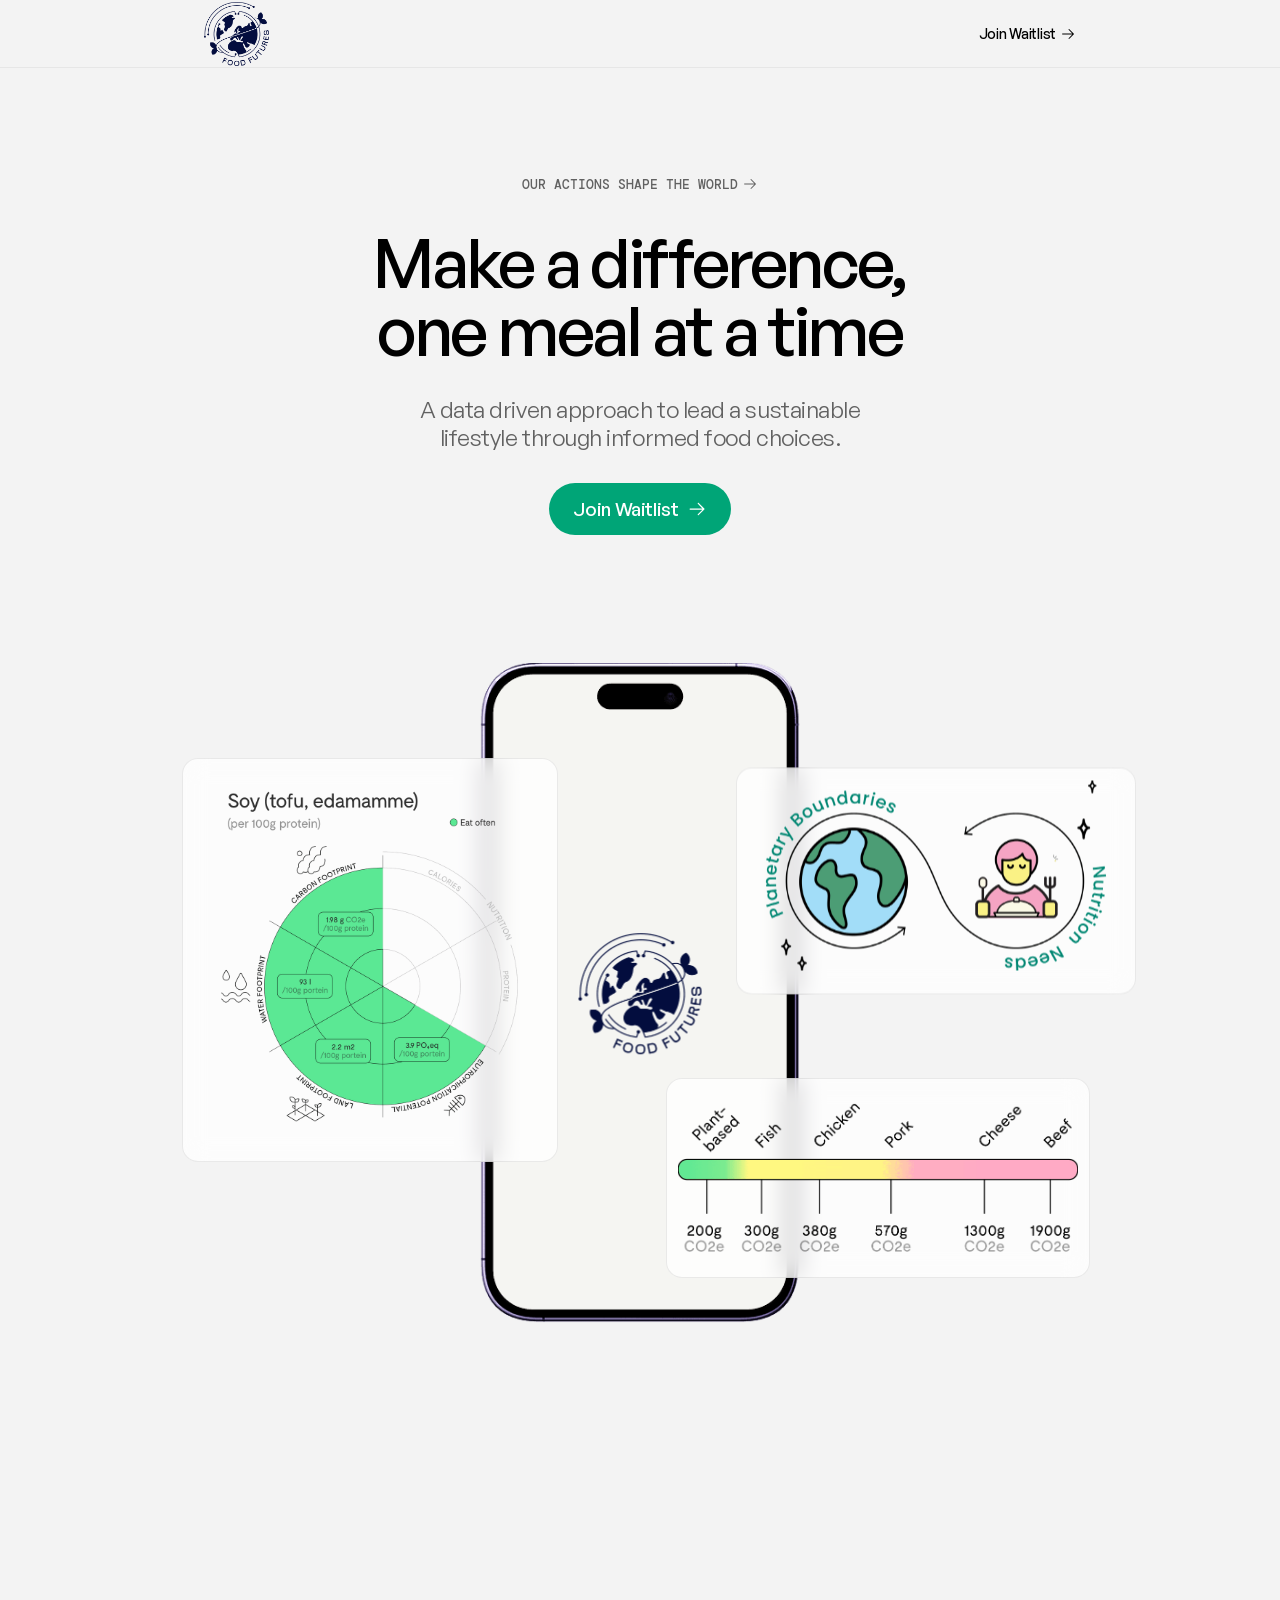
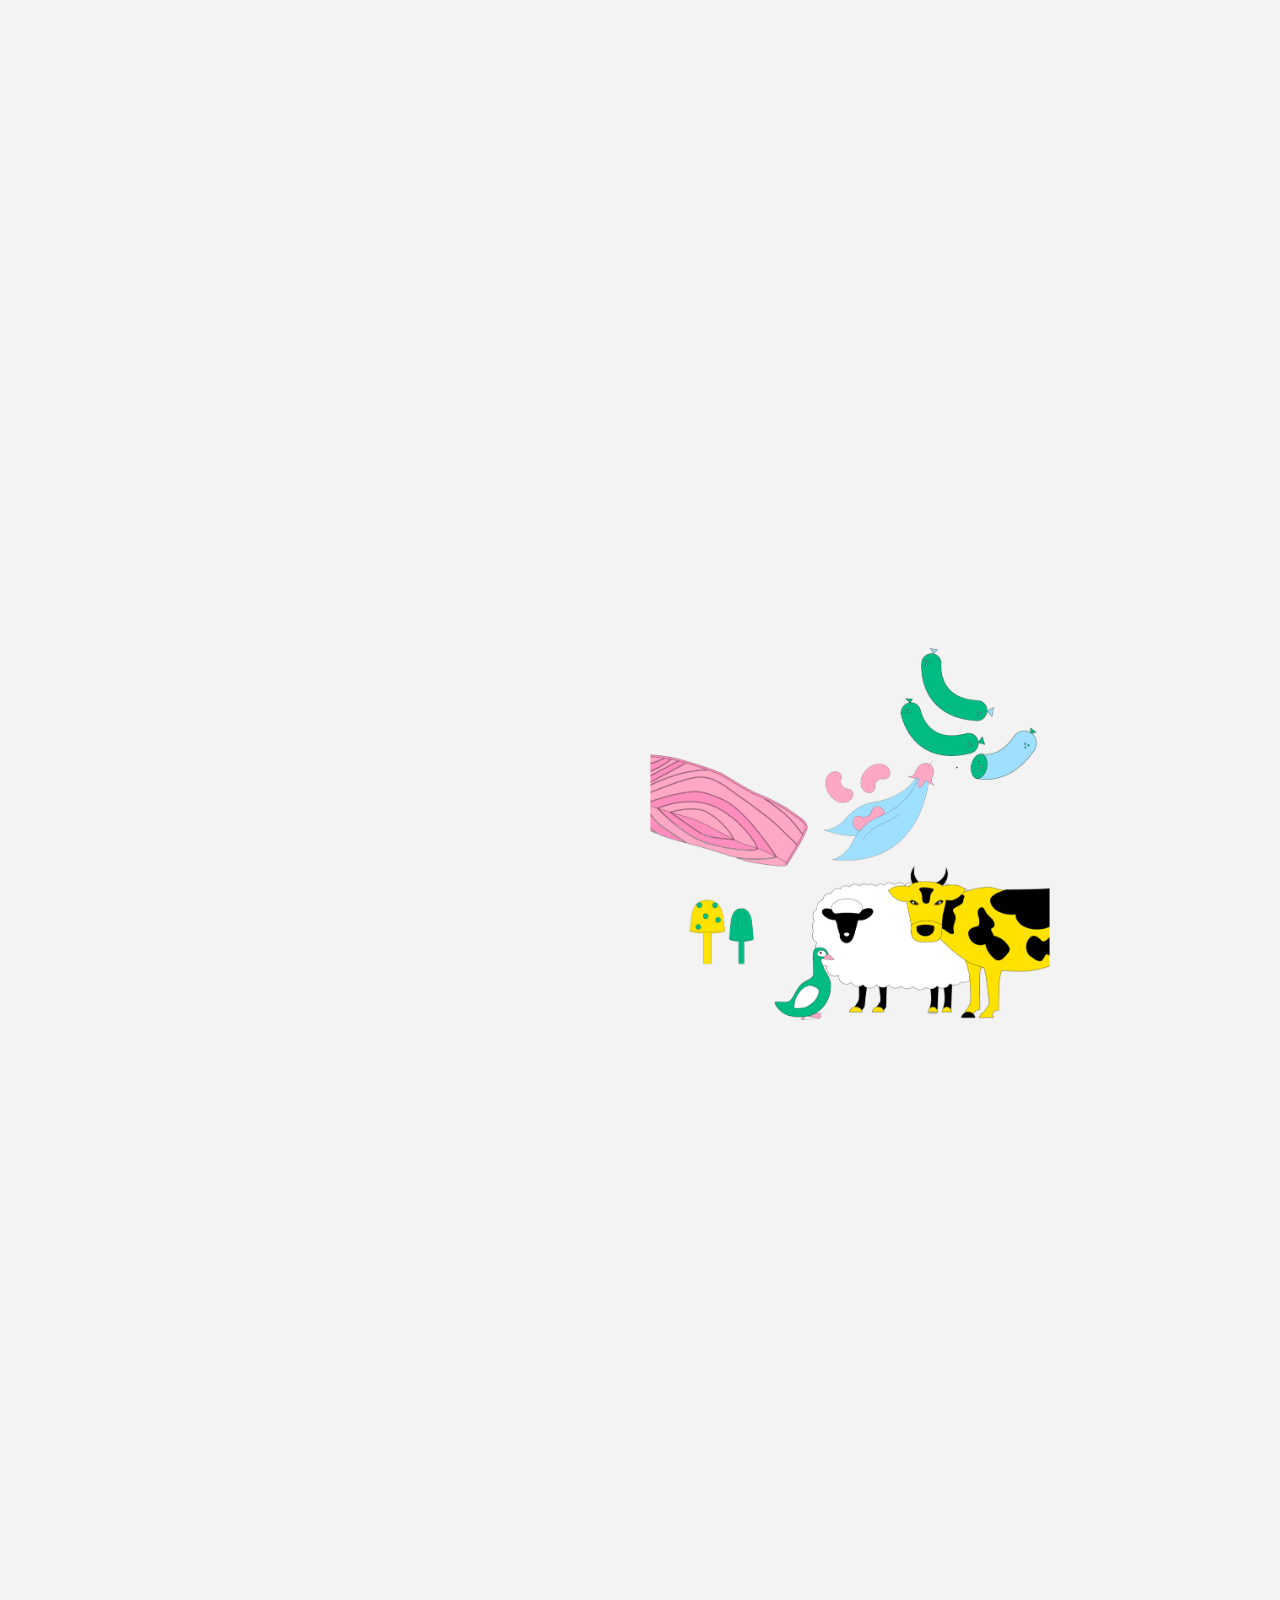
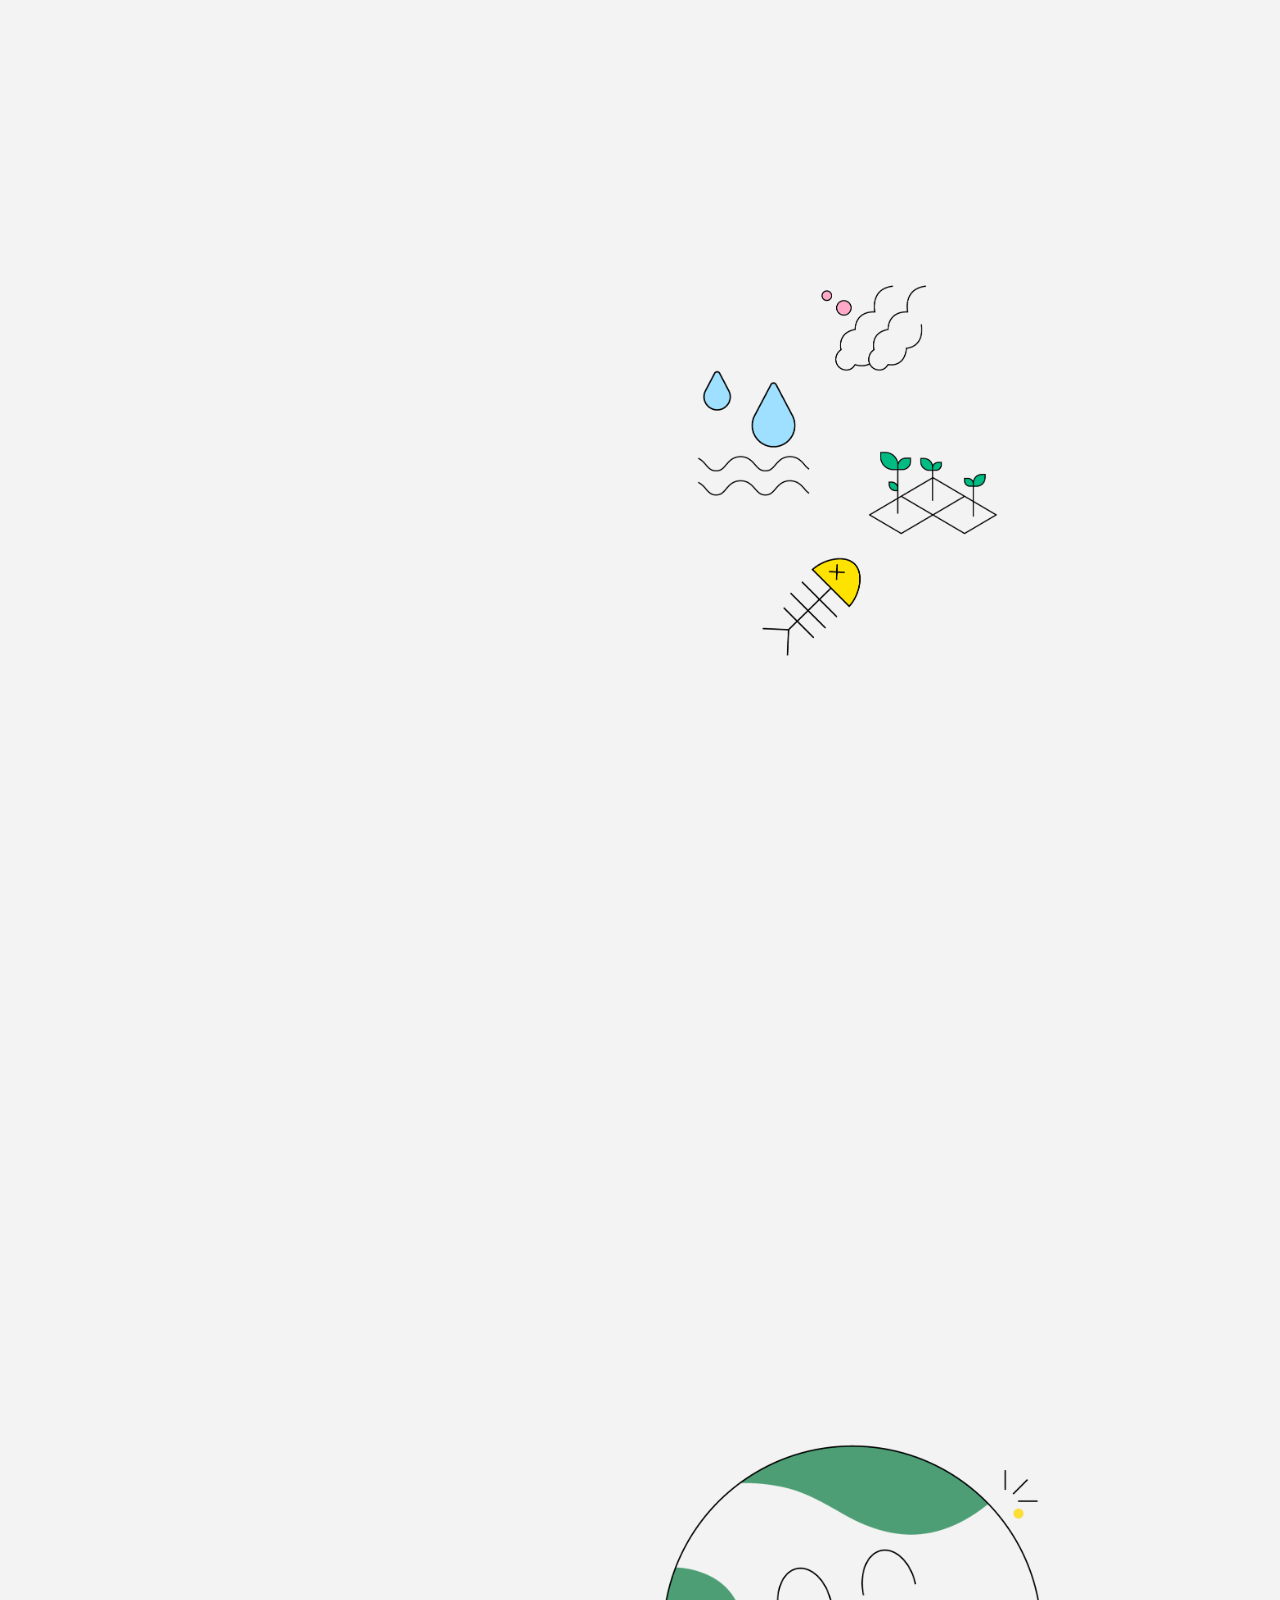
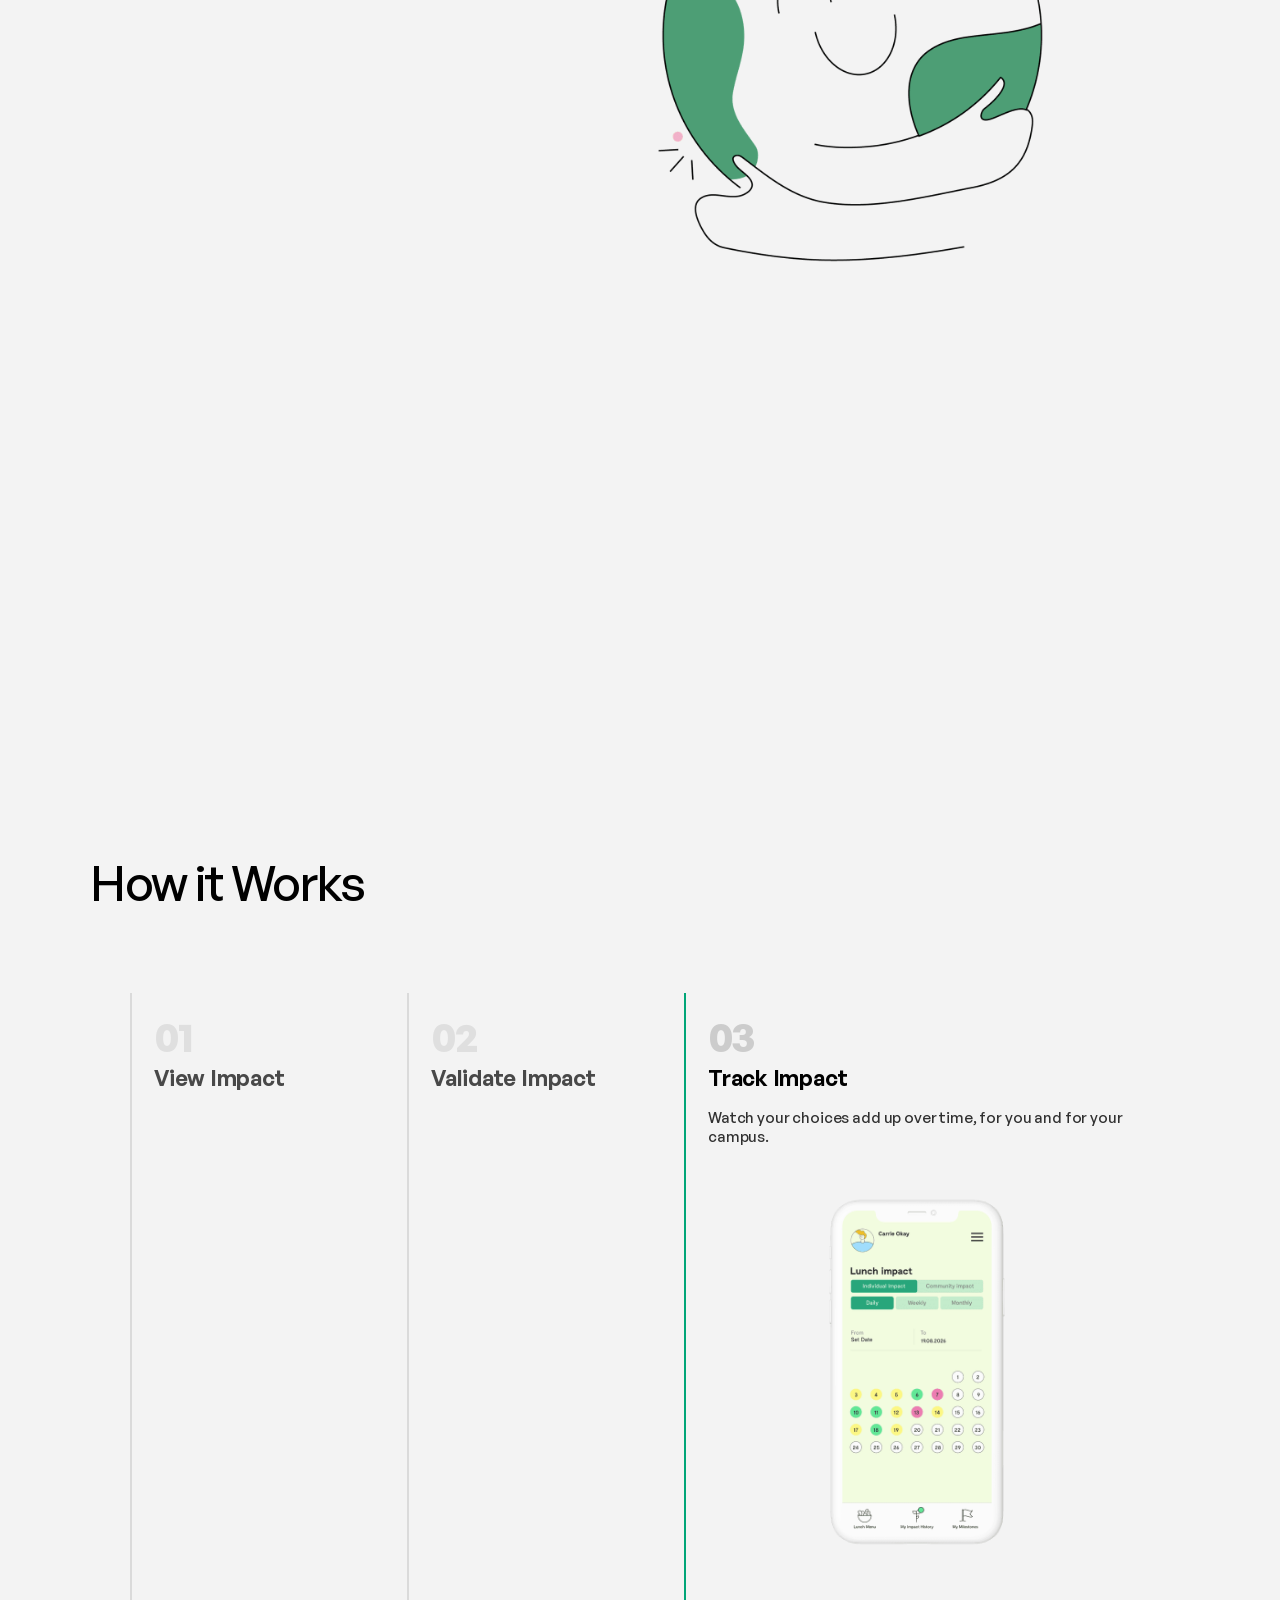
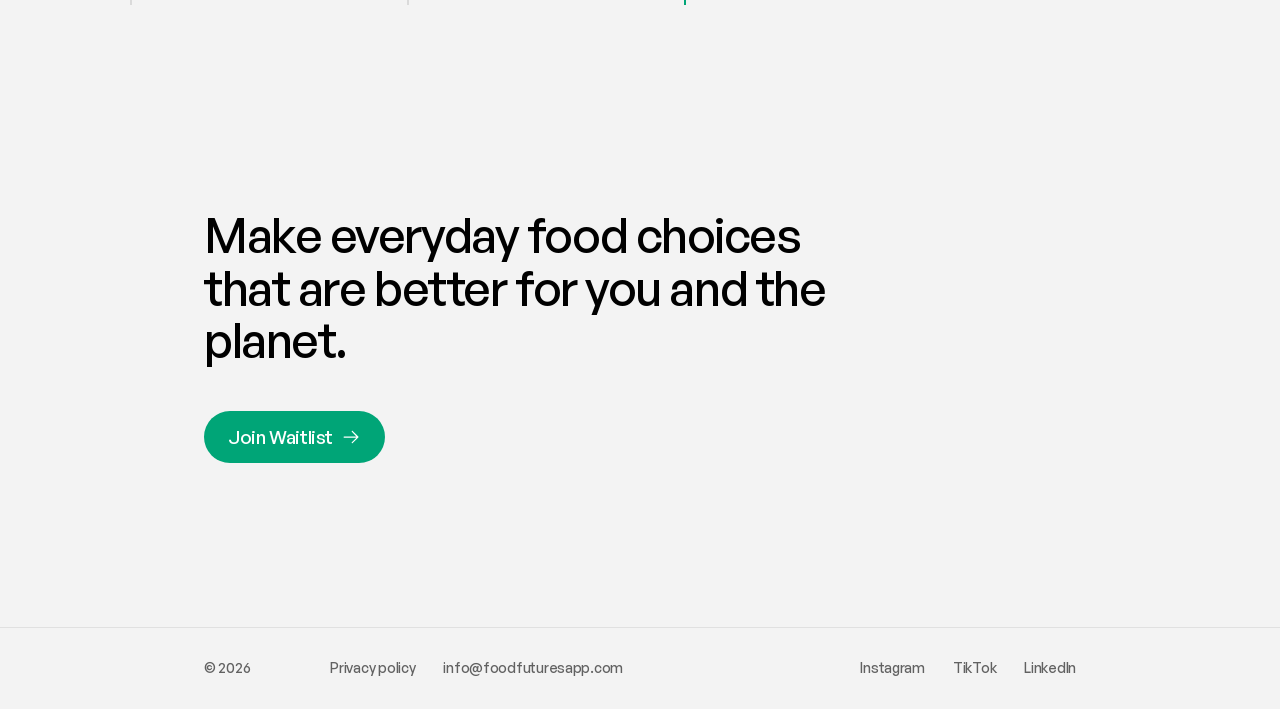
<file: website/index.html>
<!doctype html>
<html lang="en">
<head>
  <meta charset="utf-8">
  <meta name="viewport" content="width=device-width, initial-scale=1">
  <title>Food Futures</title>
  <meta name="description" content="Make everyday food choices that are better for you and the planet.">
  <link rel="canonical" href="https://www.foodfuturesapp.com/">
  <meta name="theme-color" content="#f3f3f3">
  <meta property="og:type" content="website">
  <meta property="og:title" content="Food Futures">
  <meta property="og:description" content="Make everyday food choices that are better for you and the planet.">
  <meta property="og:url" content="https://www.foodfuturesapp.com/">
  <meta property="og:image" content="https://www.foodfuturesapp.com/assets/img/logo.png">
  <meta name="twitter:card" content="summary">
  <link rel="icon" href="assets/img/logo.png">
  <link rel="preload" href="assets/fonts/general-sans-500.woff2" as="font" type="font/woff2" crossorigin>
  <link rel="preload" href="assets/fonts/general-sans-400.woff2" as="font" type="font/woff2" crossorigin>
  <link rel="stylesheet" href="styles.css">
  <script>document.documentElement.classList.add('js')</script>
  <script src="script.js" defer></script>
</head>
<body>
  <svg hidden>
    <!-- Framer's "Arrow Right" icon, same path and viewBox -->
    <symbol id="arrow" viewBox="0 0 24 24">
      <path transform="translate(3 4.5)" fill="currentColor" d="M17.781 8.031l-6.75 6.75c-.293.293-.769.293-1.062 0-.293-.293-.293-.768 0-1.061l5.471-5.47H.75C.336 8.25 0 7.915 0 7.5c0-.414.336-.75.75-.75h14.69L9.969 1.281c-.293-.293-.293-.768 0-1.061.293-.293.769-.293 1.062 0l6.75 6.75c.14.14.22.331.22.53 0 .199-.08.39-.22.531z"/>
    </symbol>
  </svg>

  <header class="site-header">
    <div class="site-header__bar">
      <div class="site-header__side">
        <a class="site-header__logo" href="#top" aria-label="Food Futures home">
          <img src="assets/img/logo.png" alt="" width="65" height="64">
        </a>
      </div>
      <div class="site-header__side site-header__side--end">
        <a class="text-button" href="https://forms.gle/pmGonK4UhYX1k7f49">
          Join Waitlist <svg class="arrow" aria-hidden="true"><use href="#arrow"/></svg>
        </a>
      </div>
    </div>
  </header>

  <main>
    <section class="hero" id="top">
      <div class="hero__content">
        <a class="announce" href="#story">Our actions shape the world <svg class="arrow" aria-hidden="true"><use href="#arrow"/></svg></a>
        <h1 class="display">Make a difference,<br>one meal at a time</h1>
        <p class="lead">A data driven approach to lead a sustainable lifestyle through informed food choices.</p>
        <a class="button" href="https://forms.gle/pmGonK4UhYX1k7f49">
          <span>Join Waitlist</span><svg class="arrow" aria-hidden="true"><use href="#arrow"/></svg>
        </a>
      </div>
    </section>

    <section class="intro" aria-label="App preview">
      <div class="intro__stage">
        <div class="phone">
          <div class="phone__screen"><img class="phone__logo" src="assets/img/logo.png" alt="" width="246" height="243"></div>
          <img class="phone__bevel" src="assets/img/phone-bevel.png" alt="" width="323" height="660">
        </div>
        <div class="widget widget--co2">
          <div class="glass-card" data-appear style="--from: 0 40px; --delay: .4s">
            <img src="assets/img/card-co2.png" alt="Carbon footprint per serving, from plant-based at 200 g CO2e to beef at 1900 g" width="400" height="150">
          </div>
        </div>
        <div class="widget widget--boundaries">
          <div class="glass-card" data-appear style="--from: 40px 0; --delay: .2s">
            <img src="assets/img/card-boundaries.png" alt="Planetary boundaries balanced with nutrition needs" width="352" height="190">
          </div>
        </div>
        <div class="widget widget--soy">
          <div class="glass-card" data-appear style="--from: -60px 0">
            <img src="assets/img/card-soy.png" alt="Impact chart for soy per 100 g of protein, marked eat often" width="332" height="356">
          </div>
        </div>
      </div>
    </section>

    <div class="story" id="story">
      <article class="story__block">
        <p class="story__label" data-reveal="top"><span>We Believe in Balanced Eating</span></p>
        <p class="story__text" data-reveal="left"><span>Sustainable eating does not have to mean strict diets or extremes. We support realistic, balanced choices that are healthier for both people and planet.</span></p>
        <figure class="story__art"><img src="assets/img/story-balanced.png" alt="" width="400" height="420"></figure>
      </article>
      <article class="story__block">
        <p class="story__label" data-reveal="top"><span>We Look at the Bigger Picture</span></p>
        <p class="story__text" data-reveal="left"><span>Sustainability is more than carbon alone. We balance nutrition with peer-reviewed insights on water, land, biodiversity, and climate impact.</span></p>
        <figure class="story__art story__art--fit"><img src="assets/img/story-bigger-picture.png" alt="" width="400" height="420"></figure>
      </article>
      <article class="story__block">
        <p class="story__label" data-reveal="top"><span>We’re Better Together</span></p>
        <p class="story__text" data-reveal="left"><span>Making sustainable choices alone can feel discouraging, so we help visualize impact at both personal and collective levels.</span></p>
        <figure class="story__art story__art--fit story__art--last"><img src="assets/img/story-together.png" alt="" width="400" height="420"></figure>
      </article>
    </div>

    <section class="steps" aria-labelledby="steps-title">
      <div class="steps__inner">
        <h2 class="heading" id="steps-title">How it Works</h2>
        <div class="steps__frame">
          <ol class="steps__list">
            <li class="step is-active">
              <span class="step__track"><span class="step__fill"></span></span>
              <button class="step__head" type="button" aria-expanded="true" aria-controls="step-1">
                <span class="step__num">01</span><span class="step__title">View Impact</span>
              </button>
              <div class="step__body" id="step-1">
                <div class="step__body-inner">
                  <p class="step__text">See what a meal does to carbon, water and land, and how it fits your nutrition. Each choice gets a simple label: eat often, sometimes or rarely.</p>
                  <div class="step__media"><img src="assets/img/step-view.png" alt="App screen showing a meal's impact" width="1024" height="914"></div>
                </div>
              </div>
            </li>
            <li class="step">
              <span class="step__track"><span class="step__fill"></span></span>
              <button class="step__head" type="button" aria-expanded="false" aria-controls="step-2">
                <span class="step__num">02</span><span class="step__title">Validate Impact</span>
              </button>
              <div class="step__body" id="step-2" inert>
                <div class="step__body-inner">
                  <p class="step__text">Snap a picture of the meal you chose to confirm it. Your choice is checked against peer-reviewed footprint data.</p>
                  <div class="step__media"><img src="assets/img/step-validate.png" alt="App screen asking for a picture of your meal" width="1024" height="914" loading="lazy"></div>
                </div>
              </div>
            </li>
            <li class="step">
              <span class="step__track"><span class="step__fill"></span></span>
              <button class="step__head" type="button" aria-expanded="false" aria-controls="step-3">
                <span class="step__num">03</span><span class="step__title">Track Impact</span>
              </button>
              <div class="step__body" id="step-3" inert>
                <div class="step__body-inner">
                  <p class="step__text">Watch your choices add up over time, for you and for your campus.</p>
                  <div class="step__media"><img src="assets/img/step-track.png" alt="App screen tracking lunch impact over time" width="1024" height="914" loading="lazy"></div>
                </div>
              </div>
            </li>
          </ol>
        </div>
      </div>
    </section>

    <section class="cta">
      <div class="cta__inner">
        <h2 class="heading cta__title">Make everyday food choices that are better for you and the planet.</h2>
        <a class="button" href="https://forms.gle/pmGonK4UhYX1k7f49">
          <span>Join Waitlist</span><svg class="arrow" aria-hidden="true"><use href="#arrow"/></svg>
        </a>
      </div>
    </section>
  </main>

  <footer class="site-footer">
    <div class="site-footer__row">
      <div class="site-footer__meta">
        <p>© 2026</p>
        <nav class="site-footer__links" aria-label="Footer">
          <a href="privacy.html">Privacy policy</a>
          <a href="mailto:info@foodfuturesapp.com">info@foodfuturesapp.com</a>
        </nav>
      </div>
      <div class="site-footer__social">
        <p>Instagram</p>
        <p>TikTok</p>
        <a href="https://www.linkedin.com/company/foodfuturesapp/">LinkedIn</a>
      </div>
    </div>
  </footer>
</body>
</html>
</file>
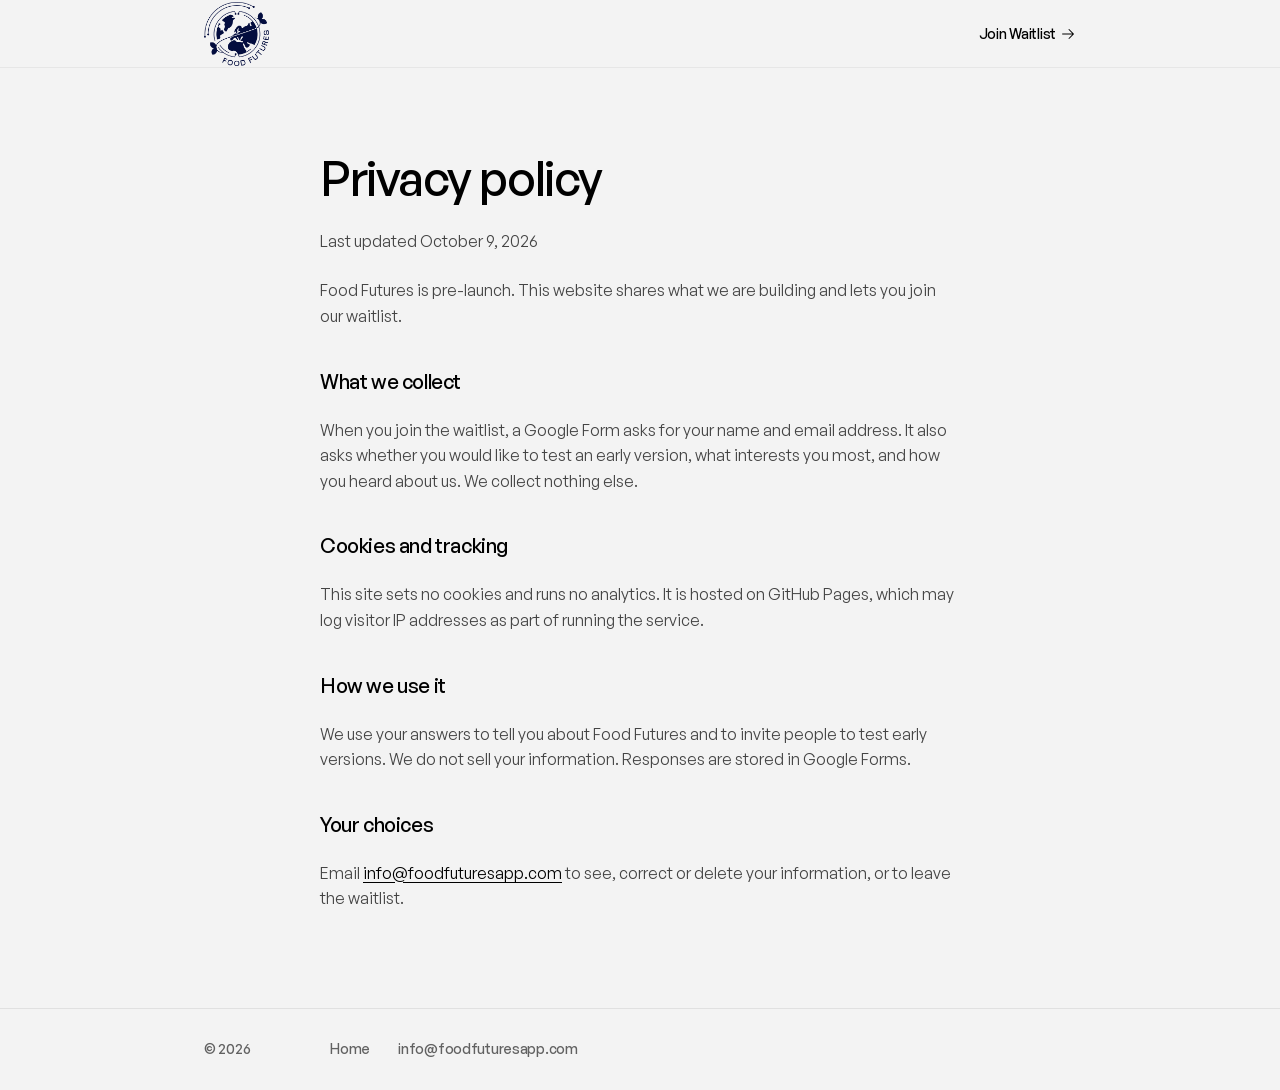
<file: website/privacy.html>
<!doctype html>
<html lang="en">
<head>
  <meta charset="utf-8">
  <meta name="viewport" content="width=device-width, initial-scale=1">
  <title>Privacy policy | Food Futures</title>
  <meta name="description" content="How Food Futures handles information from the waitlist and this website.">
  <link rel="canonical" href="https://www.foodfuturesapp.com/privacy.html">
  <meta name="theme-color" content="#f3f3f3">
  <link rel="icon" href="assets/img/logo.png">
  <link rel="preload" href="assets/fonts/general-sans-500.woff2" as="font" type="font/woff2" crossorigin>
  <link rel="stylesheet" href="styles.css">
</head>
<body>
  <svg hidden>
    <symbol id="arrow" viewBox="0 0 24 24">
      <path transform="translate(3 4.5)" fill="currentColor" d="M17.781 8.031l-6.75 6.75c-.293.293-.769.293-1.062 0-.293-.293-.293-.768 0-1.061l5.471-5.47H.75C.336 8.25 0 7.915 0 7.5c0-.414.336-.75.75-.75h14.69L9.969 1.281c-.293-.293-.293-.768 0-1.061.293-.293.769-.293 1.062 0l6.75 6.75c.14.14.22.331.22.53 0 .199-.08.39-.22.531z"/>
    </symbol>
  </svg>

  <header class="site-header">
    <div class="site-header__bar">
      <div class="site-header__side">
        <a class="site-header__logo" href="index.html" aria-label="Food Futures home">
          <img src="assets/img/logo.png" alt="" width="65" height="64">
        </a>
      </div>
      <div class="site-header__side site-header__side--end">
        <a class="text-button" href="https://forms.gle/pmGonK4UhYX1k7f49">
          Join Waitlist <svg class="arrow" aria-hidden="true"><use href="#arrow"/></svg>
        </a>
      </div>
    </div>
  </header>

  <main class="legal">
    <h1 class="heading">Privacy policy</h1>
    <p class="legal__date">Last updated October 9, 2026</p>
    <p>Food Futures is pre-launch. This website shares what we are building and lets you join our waitlist.</p>

    <h2>What we collect</h2>
    <p>When you join the waitlist, a Google Form asks for your name and email address. It also asks whether you would like to test an early version, what interests you most, and how you heard about us. We collect nothing else.</p>

    <h2>Cookies and tracking</h2>
    <p>This site sets no cookies and runs no analytics. It is hosted on GitHub Pages, which may log visitor IP addresses as part of running the service.</p>

    <h2>How we use it</h2>
    <p>We use your answers to tell you about Food Futures and to invite people to test early versions. We do not sell your information. Responses are stored in Google Forms.</p>

    <h2>Your choices</h2>
    <p>Email <a href="mailto:info@foodfuturesapp.com">info@foodfuturesapp.com</a> to see, correct or delete your information, or to leave the waitlist.</p>
  </main>

  <footer class="site-footer">
    <div class="site-footer__row">
      <div class="site-footer__meta">
        <p>© 2026</p>
        <nav class="site-footer__links" aria-label="Footer">
          <a href="index.html">Home</a>
          <a href="mailto:info@foodfuturesapp.com">info@foodfuturesapp.com</a>
        </nav>
      </div>
    </div>
  </footer>
</body>
</html>
</file>
<file: website/styles.css>
/* Food Futures, rebuilt by hand from https://foodfutures.framer.website/
   Every value here was read from the live Framer build (computed styles and component source).
   Breakpoints match Framer's: desktop >= 1200, tablet 810 to 1199.98, phone <= 809.98. */

@font-face { font-family: "General Sans"; src: url("assets/fonts/general-sans-400.woff2") format("woff2"); font-weight: 400; font-display: swap; }
@font-face { font-family: "General Sans"; src: url("assets/fonts/general-sans-500.woff2") format("woff2"); font-weight: 500; font-display: swap; }
@font-face { font-family: "General Sans"; src: url("assets/fonts/general-sans-600.woff2") format("woff2"); font-weight: 600; font-display: swap; }
@font-face { font-family: "General Sans"; src: url("assets/fonts/general-sans-700.woff2") format("woff2"); font-weight: 700; font-display: swap; }
@font-face { font-family: "Inter Variable"; src: url("assets/fonts/inter-variable-latin.woff2") format("woff2"); font-weight: 100 900; font-display: swap; }
@font-face { font-family: "DM Mono"; src: url("assets/fonts/dm-mono-500.woff2") format("woff2"); font-weight: 500; font-display: swap; }

/* ---------- Design tokens ---------- */

:root {
  /* Color */
  --page: #f3f3f3;
  --ink: #000;
  --ink-muted: rgb(0 0 0 / 0.6);
  --accent: #00a577;
  --on-accent: #fff;
  --glass: rgb(255 255 255 / 0.76);
  --hairline: rgb(0 0 0 / 0.08);
  --hairline-solid: #e6e6e6;
  --header-bg: rgb(243 243 243 / 0.95);
  --step-number: #ccc;
  --step-track: rgb(0 0 0 / 0.1);
  --screen-tint: rgb(255 255 231 / 0.15);

  /* Type */
  --font-sans: "General Sans", system-ui, sans-serif;
  --font-label: "Inter Variable", system-ui, sans-serif;
  --font-mono: "DM Mono", ui-monospace, monospace;
  --text-display: 68px;
  --text-heading: 48px;
  --text-lead: 23px;
  --leading-lead: 1.2em;
  --text-statement: 52px;
  --text-statement-2: 50px;

  /* Layout */
  --content: 872px;

  /* Motion. Tween curves come from the Framer source; the --spring-* tokens are
     sampled from Framer's spring settings by script.js (these fallbacks cover no-JS). */
  --ease-reveal: cubic-bezier(0.2, 0.65, 0.3, 0.9);
  --ease-exit: cubic-bezier(0.25, 0.1, 0.35, 1);
  --ease-in-out: cubic-bezier(0.42, 0, 0.58, 1);
  --ease-out: cubic-bezier(0, 0, 0.58, 1);
  --ease-link: cubic-bezier(0.44, 0, 0.56, 1);
  --spring-card: 0.9s cubic-bezier(0.2, 0.8, 0.2, 1);
  --spring-press: 0.45s cubic-bezier(0.2, 0.8, 0.2, 1);
  --spring-link: 0.5s cubic-bezier(0.2, 0.8, 0.2, 1);
  --spring-nudge: 0.45s cubic-bezier(0.2, 0.8, 0.2, 1);
  --spring-exit: 0.6s cubic-bezier(0.2, 0.8, 0.2, 1);

  -webkit-font-smoothing: antialiased;
  -moz-osx-font-smoothing: grayscale;
}

@media (max-width: 809.98px) {
  :root {
    --text-display: 57px;
    --text-heading: 39px;
    --text-lead: 19px;
    --leading-lead: 1.3em;
    --text-statement: 32px;
    --text-statement-2: 32px;
  }
}

/* ---------- Base ---------- */

*, *::before, *::after { box-sizing: border-box; }
html { background: var(--page); scroll-behavior: smooth; }
body { margin: 0; background: var(--page); color: var(--ink); font-family: var(--font-sans); }
h1, h2, p, figure, ol { margin: 0; }
img, svg { display: block; }
img { object-fit: cover; }
[hidden] { display: none !important; }
a { color: inherit; text-decoration: none; cursor: pointer; }
::selection { background: rgb(0 165 119 / 0.22); }
:focus-visible { outline: 2px solid var(--ink); outline-offset: 3px; }

@keyframes fade-in { from { opacity: 0; } }

.display {
  width: 100%;
  font-size: var(--text-display);
  font-weight: 500;
  line-height: 1em;
  letter-spacing: -0.04em;
}
.heading {
  font-size: var(--text-heading);
  font-weight: 500;
  line-height: 1.1em;
  letter-spacing: -0.03em;
}
.arrow { flex: none; width: 16px; height: 16px; }

/* ---------- Links and buttons ---------- */

.text-button,
.site-footer {
  font-size: 14px;
  font-weight: 500;
  line-height: 1.2em;
  letter-spacing: -0.02em;
}

.text-button,
.announce {
  display: flex;
  align-items: center;
  gap: 4px;
  height: 24px;
}
.text-button .arrow,
.announce .arrow { transition: translate var(--spring-nudge); }
.text-button:hover .arrow,
.announce:hover .arrow { translate: 4px 0; }

.announce {
  font-family: var(--font-mono);
  font-size: 13px;
  font-weight: 500;
  line-height: 1em;
  text-transform: uppercase;
  color: var(--ink-muted);
  transition: color var(--spring-nudge);
}
.announce:hover { color: var(--ink); }

/* Framer adds 8px of bottom padding on hover; the label and arrow lift 4px on a spring. */
.button {
  display: inline-flex;
  align-items: center;
  justify-content: center;
  gap: 8px;
  height: 52px;
  padding: 0 24px;
  border-radius: 80px;
  background: var(--accent);
  color: var(--on-accent);
  font-size: 19px;
  font-weight: 500;
  line-height: 1.3em;
  letter-spacing: -0.02em;
  white-space: nowrap;
}
.button > * { transition: translate var(--spring-press); }
.button:hover > * { translate: 0 -4px; }
.button .arrow { width: 20px; height: 20px; }

/* ---------- Header (desktop and tablet only) ---------- */

.site-header {
  position: fixed;
  inset: 0 0 auto;
  z-index: 10;
  height: 68px;
  padding: 0 36px;
  background: var(--header-bg);
  -webkit-backdrop-filter: blur(10px);
  backdrop-filter: blur(10px);
  animation: fade-in 0.6s linear both;
}
.site-header::after {
  content: "";
  position: absolute;
  inset: auto 0 0;
  height: 1px;
  background: var(--hairline-solid);
}
.site-header__bar {
  display: flex;
  align-items: center;
  justify-content: space-between;
  max-width: var(--content);
  height: 100%;
  margin: 0 auto;
}
.site-header__side { display: flex; width: 200px; }
.site-header__side--end { justify-content: flex-end; }
.site-header__logo img { width: 65px; height: 64px; }

/* ---------- Hero ---------- */

.hero { padding-top: 172px; }
.hero__content {
  display: flex;
  flex-direction: column;
  align-items: center;
  gap: 32px;
  max-width: var(--content);
  margin: 0 auto;
  text-align: center;
  animation: fade-in 0.6s linear 0.1s both;
}
.lead {
  max-width: 500px;
  font-size: var(--text-lead);
  line-height: var(--leading-lead);
  letter-spacing: -0.02em;
  color: var(--ink-muted);
}

/* ---------- Intro: phone mockup and glass cards ---------- */

.intro { padding-top: 128px; overflow: hidden; }
.intro__stage {
  position: relative;
  max-width: var(--content);
  height: 660px;
  margin: 0 auto;
}

.phone {
  position: absolute;
  top: calc(50% - 330.5px);
  left: calc(50% - 162px);
  width: 324px;
  height: 661px;
  overflow: hidden;
}
.phone__screen {
  position: absolute;
  inset: 6px 12px 5px;
  overflow: hidden;
  border-radius: 30px;
  background: var(--page);
}
.phone__screen::before { content: ""; position: absolute; inset: 0; background: var(--screen-tint); }
.phone__logo {
  position: absolute;
  top: 50%;
  left: 50%;
  width: 123px;
  height: auto;
  translate: -50% -50%;
}
.phone__bevel { position: absolute; top: 0; left: 0.5px; width: 323px; height: 660px; }

.widget { position: absolute; }
.widget img { flex: none; }
.widget--co2 { right: -14px; bottom: 45px; width: 424px; height: 200px; }
.widget--boundaries { top: 33%; left: 84%; height: 227px; translate: -50% -50%; }
.widget--soy { top: 45%; left: 19%; width: 376px; translate: -50% -50%; }

/* The 1px edge is an inset shadow so it never shifts layout, like Framer's ::after border. */
.glass-card {
  display: flex;
  height: 100%;
  padding: 24px;
  border-radius: 16px;
  background: var(--glass);
  box-shadow: inset 0 0 0 1px var(--hairline);
  -webkit-backdrop-filter: blur(12px);
  backdrop-filter: blur(12px);
}
.widget--co2 .glass-card { flex-direction: column; align-items: center; }
.widget--co2 img { width: 400px; height: 150px; }
.widget--boundaries .glass-card { align-items: flex-end; }
.widget--boundaries img { width: 352px; height: 190px; }
.widget--soy img { width: 332px; height: 356px; }

/* Framer "appear" effect: runs once, the moment a card enters the viewport. */
@media (prefers-reduced-motion: no-preference) {
  .js [data-appear] {
    opacity: 0;
    translate: var(--from);
    transition:
      opacity var(--spring-card) var(--delay, 0s),
      translate var(--spring-card) var(--delay, 0s);
  }
  .js [data-appear].is-in { opacity: 1; translate: none; }
}

/* ---------- Story: three statements with scroll reveals ---------- */

.story {
  display: flex;
  flex-direction: column;
  gap: 400px;
  max-width: 900px;
  margin: 0 auto;
  padding: 430px 40px;
  overflow: clip;
}
.story__block { display: flex; flex-direction: column; gap: 40px; overflow: clip; }
.story__label {
  font-family: var(--font-label);
  font-size: 24px;
  line-height: 1.2em;
  color: var(--ink-muted);
}
.story__text { font-size: var(--text-statement); line-height: 1.3em; }
.story__block + .story__block .story__text { font-size: var(--text-statement-2); }
.story__art { display: flex; justify-content: flex-end; }
.story__art img { width: 400px; height: 420px; }
.story__art--fit img { object-fit: contain; }

/* Framer text reveal: replays every time 30% of the text enters or leaves.
   Entering uses the component's 0.8s curve; leaving uses Motion's defaults. */
[data-reveal] > span { display: block; }
@media (prefers-reduced-motion: no-preference) {
  .js [data-reveal] > span {
    transition:
      clip-path 0.3s var(--ease-exit),
      translate var(--spring-exit);
  }
  .js [data-reveal="top"]:not(.is-in) > span { clip-path: inset(100% 0 0 0); translate: 0 -40px; }
  .js [data-reveal="left"]:not(.is-in) > span { clip-path: inset(0 100% 0 0); translate: -40px 0; }
  .js [data-reveal].is-in > span {
    clip-path: inset(0);
    transition:
      clip-path 0.8s var(--ease-reveal),
      translate 0.8s var(--ease-reveal);
  }
}

/* ---------- How it Works ---------- */

.steps { position: relative; z-index: 1; padding-top: 164px; }
.steps__inner {
  display: flex;
  flex-direction: column;
  gap: 44px;
  max-width: 1100px;
  margin: 0 auto;
}
.steps__frame { overflow: hidden; }
.steps__list {
  display: flex;
  gap: 20px;
  padding: 40px;
  list-style: none;
}

/* Desktop: the active card takes double width, plays a 5s progress line, then hands off. */
.step {
  position: relative;
  display: flex;
  flex: 1 1 0;
  flex-direction: column;
  gap: 16px;
  min-width: 0;
  padding: 24px;
  overflow: hidden;
  cursor: pointer;
  transition: flex-grow 0.5s var(--ease-in-out);
}
.step.is-active { flex-grow: 2; }
.step__track {
  position: absolute;
  bottom: 0;
  left: 0;
  width: 2px;
  height: 100%;
  background: var(--step-track);
}
.step__fill {
  position: absolute;
  inset: 0;
  background: var(--accent);
  transform: scaleY(0);
  transform-origin: bottom;
}
.step.is-active .step__fill { animation: step-progress 5s linear forwards; }
@keyframes step-progress { to { transform: scaleY(1); } }
/* Keyboard readers hold the open card still (WCAG 2.2.2). */
.steps__list:has(:focus-visible) .step__fill { animation-play-state: paused; }

.step__head {
  all: unset;
  display: flex;
  flex-direction: column;
  align-items: flex-start;
  gap: 8px;
  cursor: inherit;
}
.step__head:focus-visible { outline: 2px solid var(--ink); outline-offset: 3px; }
.step__num {
  font-size: 40px;
  font-weight: 700;
  line-height: 1em;
  letter-spacing: -0.04em;
  color: var(--step-number);
  opacity: 0.5;
}
.step__title {
  font-size: 22px;
  font-weight: 600;
  line-height: 1.2em;
  letter-spacing: -0.01em;
  opacity: 0.7;
}
.step.is-active :is(.step__num, .step__title) { opacity: 1; }

.step__body {
  display: grid;
  grid-template-rows: 0fr;
  opacity: 0;
  transition:
    grid-template-rows 0.3s var(--ease-out),
    opacity 0.3s var(--ease-out);
}
.step.is-active .step__body { grid-template-rows: 1fr; opacity: 1; }
.step__body-inner {
  display: flex;
  flex-direction: column;
  gap: 16px;
  min-height: 0;
  overflow: hidden;
}
.step__text {
  font-size: 15px;
  font-weight: 500;
  line-height: 1.3em;
  letter-spacing: -0.01em;
  opacity: 0.8;
}
.step__media { aspect-ratio: 1; }
.step__media img { width: 100%; height: 100%; border-radius: 8px; }

/* The original component switches to a plain list below 768px, not at Framer's 810px breakpoint. */
@media (max-width: 767.98px) {
  .steps__list { flex-direction: column; }
  .step { gap: 16px; padding: 0; overflow: visible; cursor: auto; }
  .step__track { display: none; }
  .step__head { gap: 16px; }
  .step__num, .step__title { opacity: 1; }
  .step__body { grid-template-rows: 1fr; opacity: 1; transition: none; }
  .step__media { aspect-ratio: 2240 / 2000; }
  .step__media img { object-fit: fill; }
}

/* ---------- Closing call to action ---------- */

.cta { position: relative; z-index: 1; padding: 164px 0; }
.cta__inner {
  display: flex;
  flex-direction: column;
  align-items: flex-start;
  gap: 44px;
  max-width: var(--content);
  margin: 0 auto;
}
.cta__title { max-width: 644px; }

/* ---------- Footer ---------- */

.site-footer {
  position: relative;
  z-index: 1;
  display: flex;
  flex-direction: column;
  align-items: center;
  gap: 32px;
  padding: 0 0 32px;
  color: var(--ink-muted);
}
.site-footer::before { content: ""; align-self: stretch; height: 1px; background: var(--hairline); }
.site-footer__row {
  display: flex;
  align-items: center;
  justify-content: space-between;
  width: 100%;
  max-width: var(--content);
}
.site-footer__meta { display: flex; align-items: center; gap: 80px; }
.site-footer__links,
.site-footer__social { display: flex; align-items: center; gap: 28px; }
.site-footer__links a,
.site-footer__social a { transition: color 0.2s var(--ease-link); }
.site-footer__links a:hover,
.site-footer__social a:hover { color: var(--ink); }

/* ---------- Legal page ---------- */

.legal {
  display: flex;
  flex-direction: column;
  gap: 24px;
  max-width: 680px;
  margin: 0 auto;
  padding: 152px 20px 96px;
}
.legal h2 { margin-top: 16px; font-size: 20px; font-weight: 500; line-height: 1.2em; letter-spacing: -0.02em; }
.legal p { font-size: 16px; line-height: 1.6em; color: rgb(0 0 0 / 0.72); }
.legal__date { font-size: 14px; color: var(--ink-muted); }
.legal a { color: var(--ink); text-decoration: underline; text-underline-offset: 0.2em; }

/* ---------- Tablet ---------- */

@media (max-width: 1199.98px) {
  .hero__content { padding: 0 32px; }
  .intro { padding: 128px 36px 0; }
  .widget--soy { left: 21%; width: 360px; }
  .steps { padding: 164px 36px 0; }
  .cta { padding: 164px 36px; }
  .site-footer { padding: 0 36px 32px; }
  .site-footer__meta { gap: 40px; }
  .site-footer__links,
  .site-footer__social { gap: 24px; }
}

/* ---------- Phone ---------- */

@media (max-width: 809.98px) {
  .site-header { display: none; }

  .hero { padding-top: 152px; }
  .hero__content { gap: 28px; padding: 0 20px; }

  .intro { padding: 72px 20px 0; }
  .intro__stage { height: 556px; }
  .phone { top: calc(53.777% - 257px); left: calc(50% - 125.865px); width: 252px; height: 514px; }
  /* In the original the phone variant's screen collapses to 0x0, so the frame shows empty. */
  .phone__screen { display: none; }
  .phone__bevel { left: 0.4px; width: 251px; height: 513px; }
  .widget { display: none; }

  .story { gap: 301px; padding: 159px 40px; }
  .story__art img { width: 310px; }
  .story__art--last img { width: 290px; height: 350px; }

  .steps { padding: 64px 20px; }
  .steps__inner { gap: 36px; }

  .cta { padding: 64px 20px; }
  .cta__inner { gap: 36px; }

  .site-footer { padding: 0 0 44px; }
  .site-footer__row { align-items: flex-start; justify-content: flex-start; gap: 44px; padding: 0 20px; }
  .site-footer__meta { align-items: flex-start; gap: 44px; }
  .site-footer__links,
  .site-footer__social { flex-direction: column; align-items: flex-start; gap: 20px; }
}

@media (prefers-reduced-motion: reduce) {
  html { scroll-behavior: auto; }
  *, *::before, *::after { animation: none !important; transition: none !important; }
}
</file>
